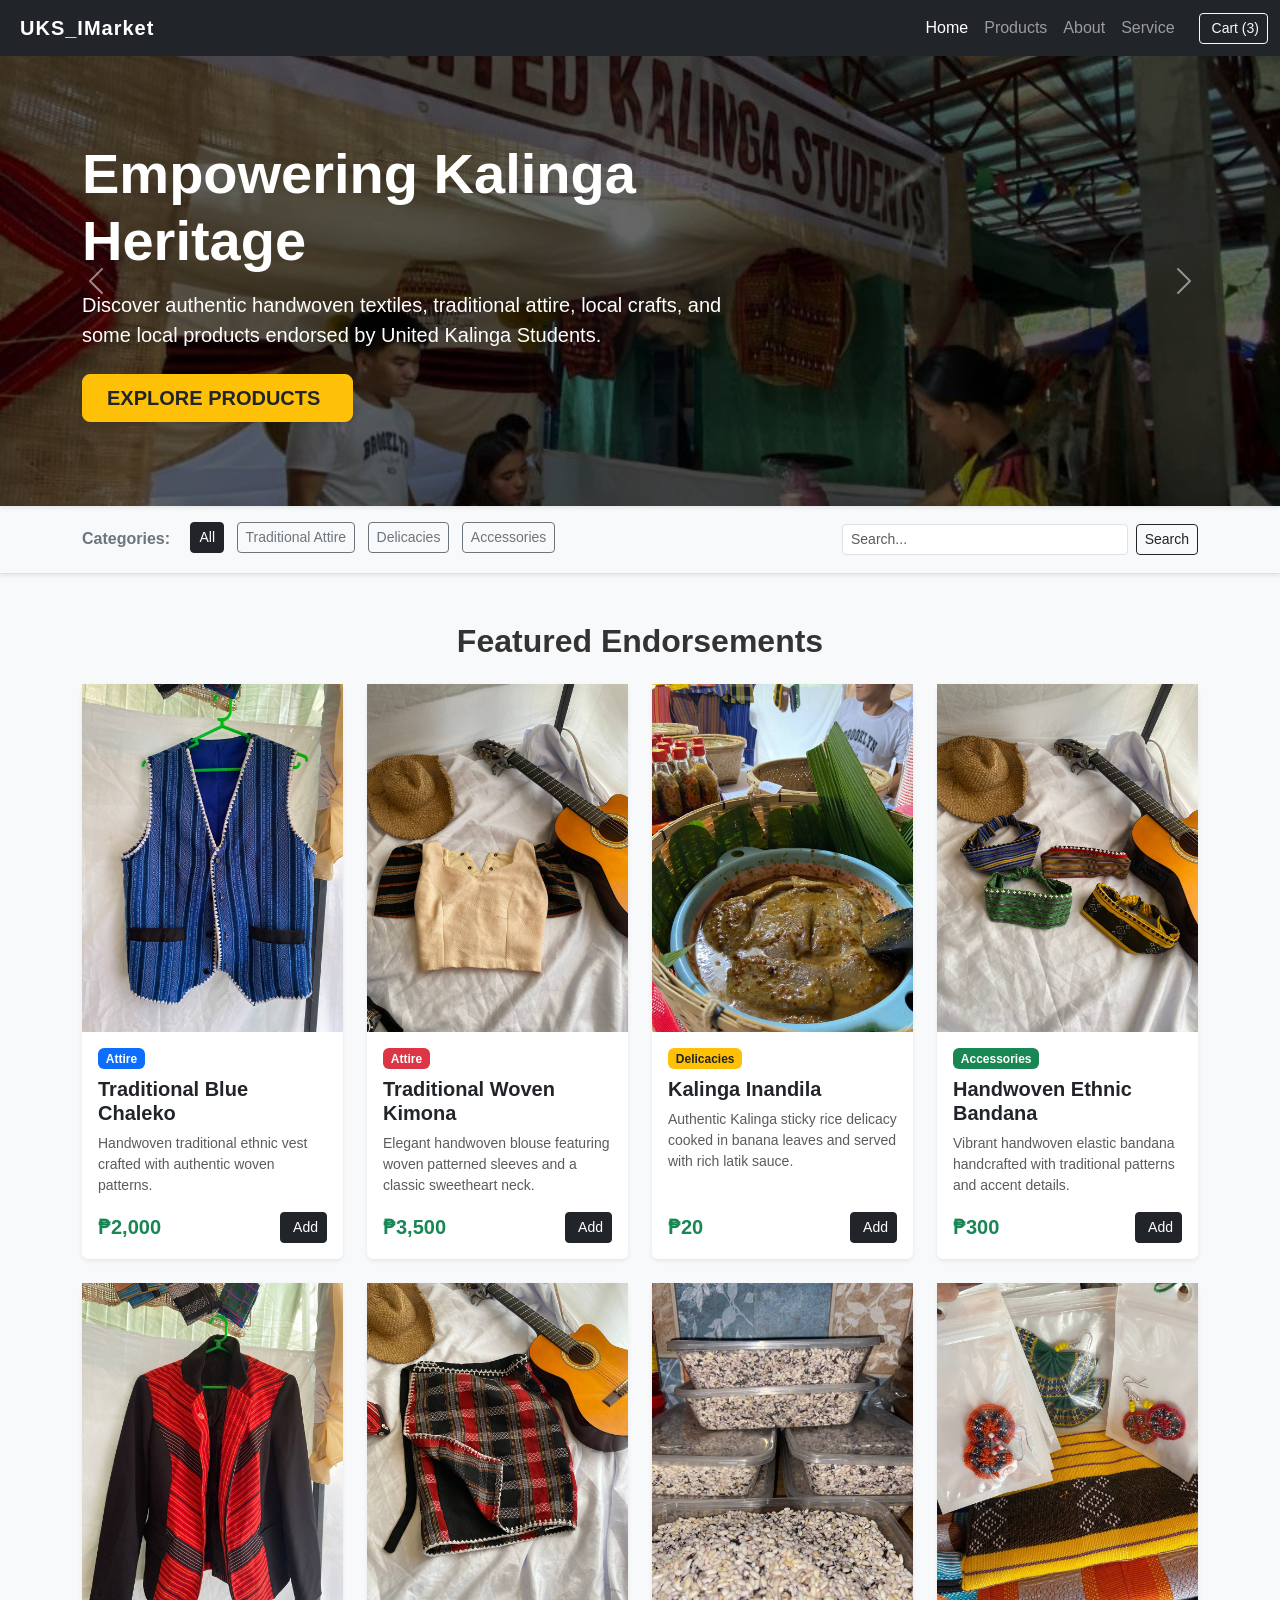
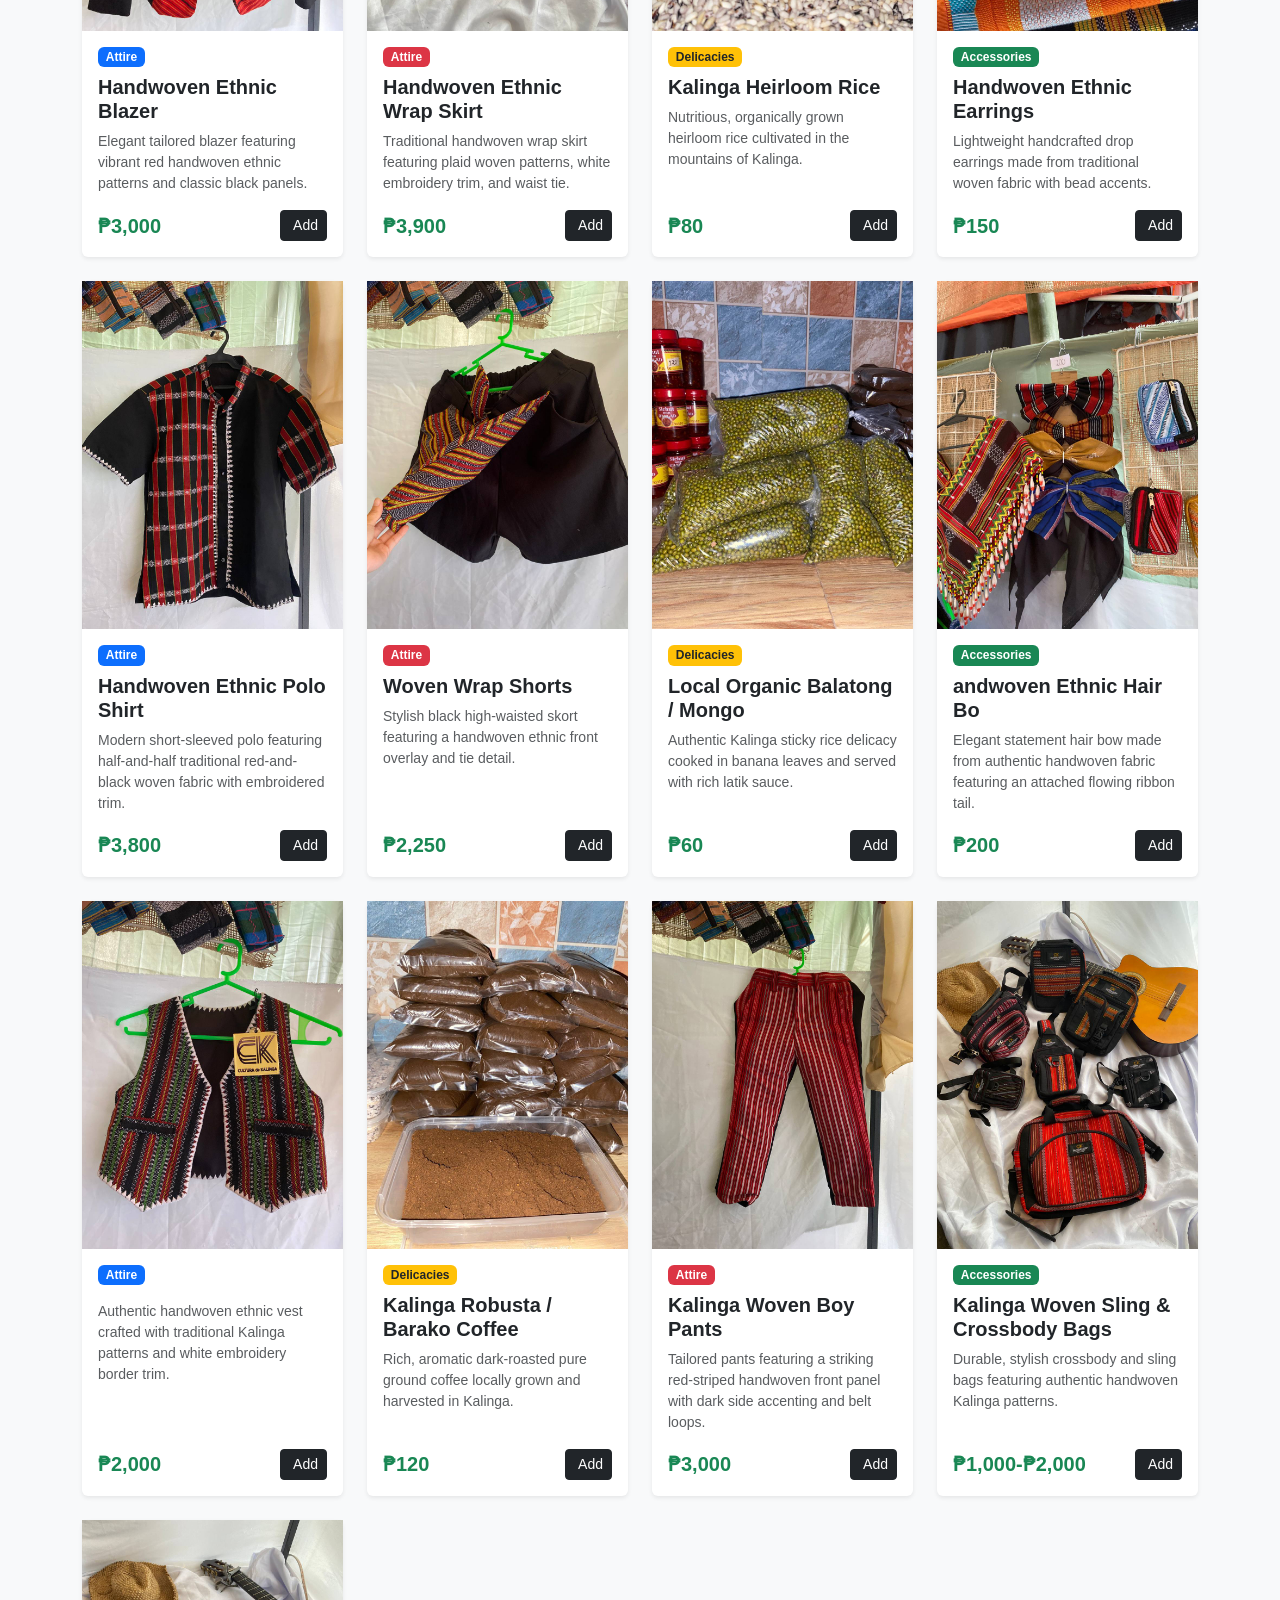
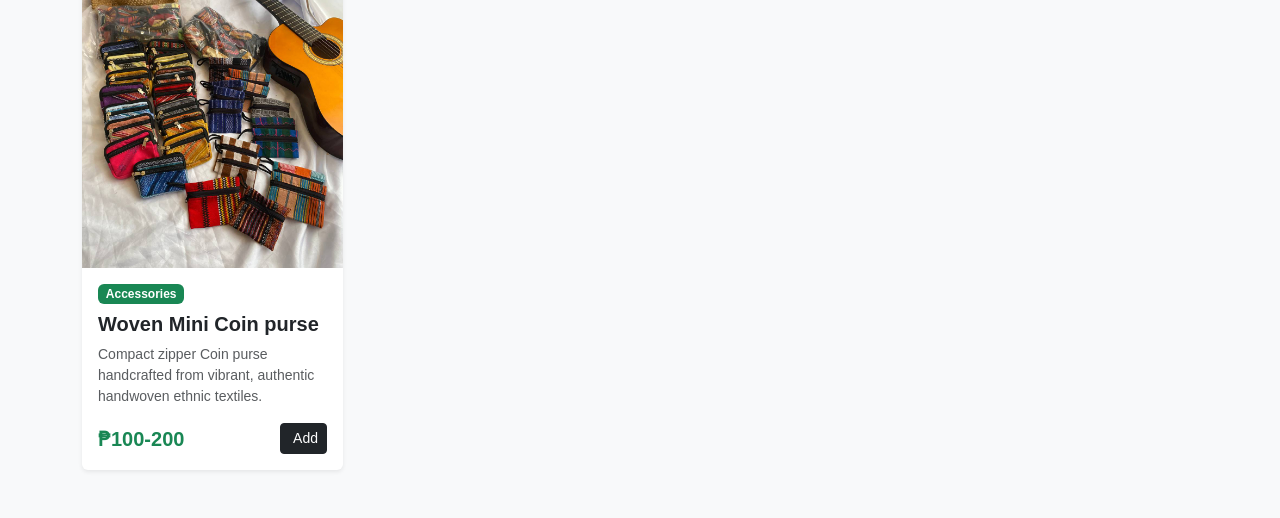
<file: index.html>
<!DOCTYPE html>
<html lang="en">
<head>
    <meta charset="UTF-8">
    <meta name="viewport" content="width=device-width, initial-scale=1.0">
    <title>UKS Indigenous Market</title>
    <link href="https://cdn.jsdelivr.net/npm/bootstrap@5.3.0-alpha3/dist/css/bootstrap.min.css" rel="stylesheet" integrity="sha384-KK94CHFLLe+nY2dmCWGMq91rCGa5gtU4mk92HdvYe+M/SXH301p5ILy+dN9+nJOZ" crossorigin="anonymous">    
    <link rel="stylesheet" href="css/style.css">
</head>
<body> 
    <nav class="navbar navbar-expand-lg navbar-dark bg-dark sticky-top">
        <div class="container-fluid">
            <a class="navbar-brand fw-bold" href="index.html"><i class="fa-solid fa-store me-2"></i>UKS_IMarket</a>
        <button class="navbar-toggler" type="button" data-bs-toggle="collapse" data-bs-target="#navbarSupportedContent" aria-controls="navbarSupportedContent" aria-expanded="false" aria-label="Toggle navigation">
            <span class="navbar-toggler-icon"></span>
        </button>
        <div class="collapse navbar-collapse justify-content-end" id="navbarNav">
                <ul class="navbar-nav align-items-center">
                <li class="nav-item">
                    <a class="nav-link active" aria-current="page" href="index.html">Home</a>
                </li>
                <li class="nav-item">
                    <a class="nav-link" href="products.html">Products</a>
                </li>
                <li class="nav-item">
                    <a class="nav-link" href="about.html">About</a>
                </li>
                <li class="nav-item">
                    <a class="nav-link" href="service.html">Service</a>
                </li>
                <li class="nav-item ms-lg-3">
                    <a href="cart.html" class="btn btn-outline-light btn-sm"><i class="fa-solid fa-cart-shopping me-1"></i> Cart (<span id="cartCount">3</span>)</a>
                </li>
            </ul>
        </div>
        </div>
    </nav>

    <header id="heroCarousel" class="carousel slide shadow-sm" data-bs-ride="carousel">
        <div class="carousel-inner">
            <div class="carousel-item active hero-slide-1">
                <div class="hero-overlay d-flex align-items-center">
                    <div class="container text-white py-5">
                        <div class="row">
                            <div class="col-lg-7">
                                <h1 class="display-4 fw-bold mb-3">Empowering Kalinga Heritage</h1>
                                <p class="lead mb-4">Discover authentic handwoven textiles, traditional attire, local crafts, and some local products endorsed by United Kalinga Students.</p>
                                <a href="products.html" class="btn btn-warning btn-lg text-dark fw-bold px-4 shadow-sm">EXPLORE PRODUCTS <i class="fa-solid fa-arrow-right ms-2"></i></a>
                            </div>
                        </div>
                    </div>
                </div>
            </div>
            <div class="carousel-item hero-slide-2">
                <div class="hero-overlay d-flex align-items-center">
                    <div class="container text-white py-5">
                        <div class="row">
                            <div class="col-lg-7">
                                <h1 class="display-4 fw-bold mb-3">Unity, Culture, and Leadership</h1>
                                <p class="lead mb-4">Support student initiatives and preserve Cordilleran craftsmanship through our official community market.</p>
                                <a href="cart.html" class="btn btn-warning btn-lg text-dark fw-bold px-4 shadow-sm">VIEW CART <i class="fa-solid fa-bag-shopping ms-2"></i></a>
                            </div>
                        </div>
                    </div>
                </div>
            </div>
        </div>
        <button class="carousel-control-prev" type="button" data-bs-target="#heroCarousel" data-bs-slide="prev">
            <span class="carousel-control-prev-icon"></span>
        </button>
        <button class="carousel-control-next" type="button" data-bs-target="#heroCarousel" data-bs-slide="next">
            <span class="carousel-control-next-icon"></span>
        </button>
    </header>

    <section class="bg-light py-3 border-bottom shadow-sm">
        <div class="container">
            <div class="row align-items-center">
                <div class="col-md-8 mb-2 mb-md-0" id="categoryButtons">
                    <span class="fw-bold text-secondary me-3">Categories:</span>
                    <button class="btn btn-dark btn-sm me-2 mb-1 cat-btn" onclick="filterProducts('All', this)">All</button>
                    <button class="btn btn-outline-secondary btn-sm me-2 mb-1 cat-btn" onclick="filterProducts('Attire', this)">Traditional Attire</button>
                    <button class="btn btn-outline-secondary btn-sm me-2 mb-1 cat-btn" onclick="filterProducts('Delicacies', this)">Delicacies</button>
                    <button class="btn btn-outline-secondary btn-sm mb-1 cat-btn" onclick="filterProducts('Accessories', this)">Accessories</button>
                </div>

                <div class="col-md-4">
                    <form class="d-flex" role="search" onsubmit="handleSearch(event)">
                        <input id="searchInput" class="form-control form-control-sm me-2" type="search" placeholder="Search..." aria-label="Search">
                        <button class="btn btn-outline-dark btn-sm" type="submit">Search</button>
                    </form>
                </div>
            </div>
        </div>
    </section>

    <main class="container my-5">
        <h2 class="text-center fw-bold mb-4">Featured Endorsements</h2>
        <div class="row g-4" id="productContainer">
            
            <div class="col-md-3 col-sm-6 product-item" data-category="Attire" data-name="traditional blue chaleko">
                <div class="card h-100 product-card shadow-sm border-0">
                    <img src="images/Chaleko1.jpg" alt="Kalinga Bags">
                    <div class="card-body d-flex flex-column">
                        <span class="badge bg-primary mb-2 align-self-start">Attire</span>
                        <h5 class="card-title fw-bold">Traditional Blue Chaleko</h5>
                        <p class="card-text text-muted small">Handwoven traditional ethnic vest crafted with authentic woven patterns.</p>
                        <div class="d-flex justify-content-between align-items-center mt-auto">
                            <span class="fw-bold text-success fs-5">₱2,000</span>
                            <button onclick="addToCart('Traditional Blue Chaleko')" class="btn btn-dark btn-sm"><i class="fa-solid fa-cart-plus me-1"></i> Add</button>
                        </div>
                    </div>
                </div>
            </div>

            <div class="col-md-3 col-sm-6 product-item" data-category="Attire" data-name="Traditional Woven Kimona">
                <div class="card h-100 product-card shadow-sm border-0">
                    <img src="images/Kimona1.jpg" alt="Traditional Woven Kimona">
                    <div class="card-body d-flex flex-column">
                        <span class="badge bg-danger mb-2 align-self-start">Attire</span>
                        <h5 class="card-title fw-bold">Traditional Woven Kimona</h5>
                        <p class="card-text text-muted small">Elegant handwoven blouse featuring woven patterned sleeves and a classic sweetheart neck.</p>
                        <div class="d-flex justify-content-between align-items-center mt-auto">
                            <span class="fw-bold text-success fs-5">₱3,500</span>
                            <button onclick="addToCart('UKS Unity T-Shirt')" class="btn btn-dark btn-sm"><i class="fa-solid fa-cart-plus me-1"></i> Add</button>
                        </div>
                    </div>
                </div>
            </div>

            <div class="col-md-3 col-sm-6 product-item" data-category="Delicacies" data-name="Inandila">
                <div class="card h-100 product-card shadow-sm border-0">
                    <img src="images/Inandila.jpg" alt="Inandila">
                    <div class="card-body d-flex flex-column">
                        <span class="badge bg-warning text-dark mb-2 align-self-start">Delicacies</span>
                        <h5 class="card-title fw-bold">Kalinga Inandila</h5>
                        <p class="card-text text-muted small">Authentic Kalinga sticky rice delicacy cooked in banana leaves and served with rich latik sauce.</p>
                        <div class="d-flex justify-content-between align-items-center mt-auto">
                            <span class="fw-bold text-success fs-5">₱20</span>
                            <button onclick="addToCart('Kalinga Inandila')" class="btn btn-dark btn-sm"><i class="fa-solid fa-cart-plus me-1"></i> Add</button>
                        </div>
                    </div>
                </div>
            </div>

            <div class="col-md-3 col-sm-6 product-item" data-category="Accessories" data-name="Handwoven Ethnic Bandana">
                <div class="card h-100 product-card shadow-sm border-0">
                    <img src="images/Bandana_Hair.jpg" alt="Bandana">
                    <div class="card-body d-flex flex-column">
                        <span class="badge bg-success mb-2 align-self-start">Accessories</span>
                        <h5 class="card-title fw-bold">Handwoven Ethnic Bandana</h5>
                        <p class="card-text text-muted small">Vibrant handwoven elastic bandana handcrafted with traditional patterns and accent details.</p>
                        <div class="d-flex justify-content-between align-items-center mt-auto">
                            <span class="fw-bold text-success fs-5">₱300</span>
                            <button onclick="addToCart('Handwoven Ethnic Bandana')" class="btn btn-dark btn-sm"><i class="fa-solid fa-cart-plus me-1"></i> Add</button>
                        </div>
                    </div>
                </div>
            </div>

            <div class="col-md-3 col-sm-6 product-item" data-category="Attire" data-name="Handwoven Ethnic Blazer">
                <div class="card h-100 product-card shadow-sm border-0">
                    <img src="images/Blazer.jpg" alt="Handwoven Ethnic Blazer">
                    <div class="card-body d-flex flex-column">
                        <span class="badge bg-primary mb-2 align-self-start">Attire</span>
                        <h5 class="card-title fw-bold">Handwoven Ethnic Blazer</h5>
                        <p class="card-text text-muted small">Elegant tailored blazer featuring vibrant red handwoven ethnic patterns and classic black panels.</p>
                        <div class="d-flex justify-content-between align-items-center mt-auto">
                            <span class="fw-bold text-success fs-5">₱3,000</span>
                            <button onclick="addToCart('Handwoven Ethnic Blazer')" class="btn btn-dark btn-sm"><i class="fa-solid fa-cart-plus me-1"></i> Add</button>
                        </div>
                    </div>
                </div>
            </div>

            <div class="col-md-3 col-sm-6 product-item" data-category="Attire" data-name="Handwoven Ethnic Wrap Skirt">
                <div class="card h-100 product-card shadow-sm border-0">
                    <img src="images/Skirt1.jpg" alt="Handwoven Ethnic Wrap Skirt">
                    <div class="card-body d-flex flex-column">
                        <span class="badge bg-danger mb-2 align-self-start">Attire</span>
                        <h5 class="card-title fw-bold">Handwoven Ethnic Wrap Skirt</h5>
                        <p class="card-text text-muted small">Traditional handwoven wrap skirt featuring plaid woven patterns, white embroidery trim, and waist tie.</p>
                        <div class="d-flex justify-content-between align-items-center mt-auto">
                            <span class="fw-bold text-success fs-5">₱3,900</span>
                            <button onclick="addToCart('Handwoven Ethnic Wrap Skirt')" class="btn btn-dark btn-sm"><i class="fa-solid fa-cart-plus me-1"></i> Add</button>
                        </div>
                    </div>
                </div>
            </div>

            <div class="col-md-3 col-sm-6 product-item" data-category="Delicacies" data-name="Kalinga Heirloom Rice">
                <div class="card h-100 product-card shadow-sm border-0">
                    <img src="images/Glutinous_Rice.jpg" alt="Kalinga Heirloom Rice">
                    <div class="card-body d-flex flex-column">
                        <span class="badge bg-warning text-dark mb-2 align-self-start">Delicacies</span>
                        <h5 class="card-title fw-bold">Kalinga Heirloom Rice</h5>
                        <p class="card-text text-muted small">Nutritious, organically grown heirloom rice cultivated in the mountains of Kalinga.</p>
                        <div class="d-flex justify-content-between align-items-center mt-auto">
                            <span class="fw-bold text-success fs-5">₱80</span>
                            <button onclick="addToCart('Kalinga Heirloom Rice')" class="btn btn-dark btn-sm"><i class="fa-solid fa-cart-plus me-1"></i> Add</button>
                        </div>
                    </div>
                </div>
            </div>

            <div class="col-md-3 col-sm-6 product-item" data-category="Accessories" data-name="Handwoven Ethnic Earrings">
                <div class="card h-100 product-card shadow-sm border-0">
                    <img src="images/Earing.jpg" alt="Handwoven Ethnic Earrings">
                    <div class="card-body d-flex flex-column">
                        <span class="badge bg-success mb-2 align-self-start">Accessories</span>
                        <h5 class="card-title fw-bold">Handwoven Ethnic Earrings</h5>
                        <p class="card-text text-muted small">Lightweight handcrafted drop earrings made from traditional woven fabric with bead accents.</p>
                        <div class="d-flex justify-content-between align-items-center mt-auto">
                            <span class="fw-bold text-success fs-5">₱150</span>
                            <button onclick="addToCart('Handwoven Ethnic Earrings')" class="btn btn-dark btn-sm"><i class="fa-solid fa-cart-plus me-1"></i> Add</button>
                        </div>
                    </div>
                </div>
            </div>

            <div class="col-md-3 col-sm-6 product-item" data-category="Attire" data-name="Handwoven Ethnic Polo Shirt">
                <div class="card h-100 product-card shadow-sm border-0">
                    <img src="images/Polo2.jpg" alt="Handwoven Ethnic Polo Shirt">
                    <div class="card-body d-flex flex-column">
                        <span class="badge bg-primary mb-2 align-self-start">Attire</span>
                        <h5 class="card-title fw-bold">Handwoven Ethnic Polo Shirt</h5>
                        <p class="card-text text-muted small">Modern short-sleeved polo featuring half-and-half traditional red-and-black woven fabric with embroidered trim.</p>
                        <div class="d-flex justify-content-between align-items-center mt-auto">
                            <span class="fw-bold text-success fs-5">₱3,800</span>
                            <button onclick="addToCart('Handwoven Ethnic Polo Shirt')" class="btn btn-dark btn-sm"><i class="fa-solid fa-cart-plus me-1"></i> Add</button>
                        </div>
                    </div>
                </div>
            </div>

            <div class="col-md-3 col-sm-6 product-item" data-category="Attire" data-name="Woven Wrap Shorts">
                <div class="card h-100 product-card shadow-sm border-0">
                    <img src="images/Girls_Shortpant.jpg" alt="Woven Wrap Shorts">
                    <div class="card-body d-flex flex-column">
                        <span class="badge bg-danger mb-2 align-self-start">Attire</span>
                        <h5 class="card-title fw-bold">Woven Wrap Shorts</h5>
                        <p class="card-text text-muted small">Stylish black high-waisted skort featuring a handwoven ethnic front overlay and tie detail.</p>
                        <div class="d-flex justify-content-between align-items-center mt-auto">
                            <span class="fw-bold text-success fs-5">₱2,250</span>
                            <button onclick="addToCart('Woven Wrap Shorts')" class="btn btn-dark btn-sm"><i class="fa-solid fa-cart-plus me-1"></i> Add</button>
                        </div>
                    </div>
                </div>
            </div>

            <div class="col-md-3 col-sm-6 product-item" data-category="Delicacies" data-name="Local Organic Balatong / Mongo">
                <div class="card h-100 product-card shadow-sm border-0">
                    <img src="images/Monggo.jpg" alt="Local Organic Balatong / Mongo">
                    <div class="card-body d-flex flex-column">
                        <span class="badge bg-warning text-dark mb-2 align-self-start">Delicacies</span>
                        <h5 class="card-title fw-bold">Local Organic Balatong / Mongo</h5>
                        <p class="card-text text-muted small">Authentic Kalinga sticky rice delicacy cooked in banana leaves and served with rich latik sauce.</p>
                        <div class="d-flex justify-content-between align-items-center mt-auto">
                            <span class="fw-bold text-success fs-5">₱60</span>
                            <button onclick="addToCart('Local Organic Balatong / Mongo')" class="btn btn-dark btn-sm"><i class="fa-solid fa-cart-plus me-1"></i> Add</button>
                        </div>
                    </div>
                </div>
            </div>

            <div class="col-md-3 col-sm-6 product-item" data-category="Accessories" data-name="andwoven Ethnic Hair Bo">
                <div class="card h-100 product-card shadow-sm border-0">
                    <img src="images/Hairclip.jpg" alt="andwoven Ethnic Hair Bo">
                    <div class="card-body d-flex flex-column">
                        <span class="badge bg-success mb-2 align-self-start">Accessories</span>
                        <h5 class="card-title fw-bold">andwoven Ethnic Hair Bo</h5>
                        <p class="card-text text-muted small">Elegant statement hair bow made from authentic handwoven fabric featuring an attached flowing ribbon tail.</p>
                        <div class="d-flex justify-content-between align-items-center mt-auto">
                            <span class="fw-bold text-success fs-5">₱200</span>
                            <button onclick="addToCart('andwoven Ethnic Hair Bo')" class="btn btn-dark btn-sm"><i class="fa-solid fa-cart-plus me-1"></i> Add</button>
                        </div>
                    </div>
                </div>
            </div>

            <div class="col-md-3 col-sm-6 product-item" data-category="Attire" data-name="Cultura de Kalinga Chaleko">
                <div class="card h-100 product-card shadow-sm border-0">
                    <img src="images/chaleko5.jpg" alt="Cultura de Kalinga Chaleko">
                    <div class="card-body d-flex flex-column">
                        <span class="badge bg-primary mb-2 align-self-start">Attire</span>
                        <h5 class="card-title fw-bold"></h5>
                        <p class="card-text text-muted small">Authentic handwoven ethnic vest crafted with traditional Kalinga patterns and white embroidery border trim.</p>
                        <div class="d-flex justify-content-between align-items-center mt-auto">
                            <span class="fw-bold text-success fs-5">₱2,000</span>
                            <button onclick="addToCart('Cultura de Kalinga Chaleko')" class="btn btn-dark btn-sm"><i class="fa-solid fa-cart-plus me-1"></i> Add</button>
                        </div>
                    </div>
                </div>
            </div>

            <div class="col-md-3 col-sm-6 product-item" data-category="Delicacies" data-name="Kalinga Robusta / Barako Coffee">
                <div class="card h-100 product-card shadow-sm border-0">
                    <img src="images/Barako.jpg" alt="Kalinga Robusta / Barako Coffee">
                    <div class="card-body d-flex flex-column">
                        <span class="badge bg-warning text-dark mb-2 align-self-start">Delicacies</span>
                        <h5 class="card-title fw-bold">Kalinga Robusta / Barako Coffee</h5>
                        <p class="card-text text-muted small">Rich, aromatic dark-roasted pure ground coffee locally grown and harvested in Kalinga.</p>
                        <div class="d-flex justify-content-between align-items-center mt-auto">
                            <span class="fw-bold text-success fs-5">₱120</span>
                            <button onclick="addToCart('Kalinga Robusta / Barako Coffee')" class="btn btn-dark btn-sm"><i class="fa-solid fa-cart-plus me-1"></i> Add</button>
                        </div>
                    </div>
                </div>
            </div>

            <div class="col-md-3 col-sm-6 product-item" data-category="Attire" data-name="Kalinga Woven Boy Pants">
                <div class="card h-100 product-card shadow-sm border-0">
                    <img src="images/Boy_Pant.jpg" alt="Kalinga Woven Boy Pants">
                    <div class="card-body d-flex flex-column">
                        <span class="badge bg-danger mb-2 align-self-start">Attire</span>
                        <h5 class="card-title fw-bold">Kalinga Woven Boy Pants</h5>
                        <p class="card-text text-muted small">Tailored pants featuring a striking red-striped handwoven front panel with dark side accenting and belt loops.</p>
                        <div class="d-flex justify-content-between align-items-center mt-auto">
                            <span class="fw-bold text-success fs-5">₱3,000</span>
                            <button onclick="addToCart('Kalinga Woven Boy Pants')" class="btn btn-dark btn-sm"><i class="fa-solid fa-cart-plus me-1"></i> Add</button>
                        </div>
                    </div>
                </div>
            </div>

            <div class="col-md-3 col-sm-6 product-item" data-category="Accessories" data-name="Kalinga Woven Sling & Crossbody Bags">
                <div class="card h-100 product-card shadow-sm border-0">
                    <img src="images/Bags.jpg" alt="Kalinga Woven Sling & Crossbody Bags">
                    <div class="card-body d-flex flex-column">
                        <span class="badge bg-success mb-2 align-self-start">Accessories</span>
                        <h5 class="card-title fw-bold">Kalinga Woven Sling & Crossbody Bags</h5>
                        <p class="card-text text-muted small">Durable, stylish crossbody and sling bags featuring authentic handwoven Kalinga patterns.</p>
                        <div class="d-flex justify-content-between align-items-center mt-auto">
                            <span class="fw-bold text-success fs-5">₱1,000-₱2,000</span>
                            <button onclick="addToCart('Kalinga Woven Sling & Crossbody Bags')" class="btn btn-dark btn-sm"><i class="fa-solid fa-cart-plus me-1"></i> Add</button>
                        </div>
                    </div>
                </div>
            </div>

            <div class="col-md-3 col-sm-6 product-item" data-category="Accessories" data-name="Woven Mini Coin purse">
                <div class="card h-100 product-card shadow-sm border-0">
                    <img src="images/coins_purses.jpg" alt="Woven Mini Coin purse">
                    <div class="card-body d-flex flex-column">
                        <span class="badge bg-success mb-2 align-self-start">Accessories</span>
                        <h5 class="card-title fw-bold">Woven Mini Coin purse</h5>
                        <p class="card-text text-muted small">Compact zipper Coin purse handcrafted from vibrant, authentic handwoven ethnic textiles.</p>
                        <div class="d-flex justify-content-between align-items-center mt-auto">
                            <span class="fw-bold text-success fs-5">₱100-200</span>
                            <button onclick="addToCart('Woven Mini Coin purse')" class="btn btn-dark btn-sm"><i class="fa-solid fa-cart-plus me-1"></i> Add</button>
                        </div>
                    </div>
                </div>
            </div>

        </div>
    </main>

    <script src="https://cdn.jsdelivr.net/npm/bootstrap@5.3.0-alpha3/dist/js/bootstrap.bundle.min.js" integrity="sha384-ENjdO4Dr2bkBIFxQpeoTz1HIcje39Wm4jDKdf19U8gI4ddQ3GYNS7NTKfAdVQSZe" crossorigin="anonymous"></script>
</body>
</html>
</file>
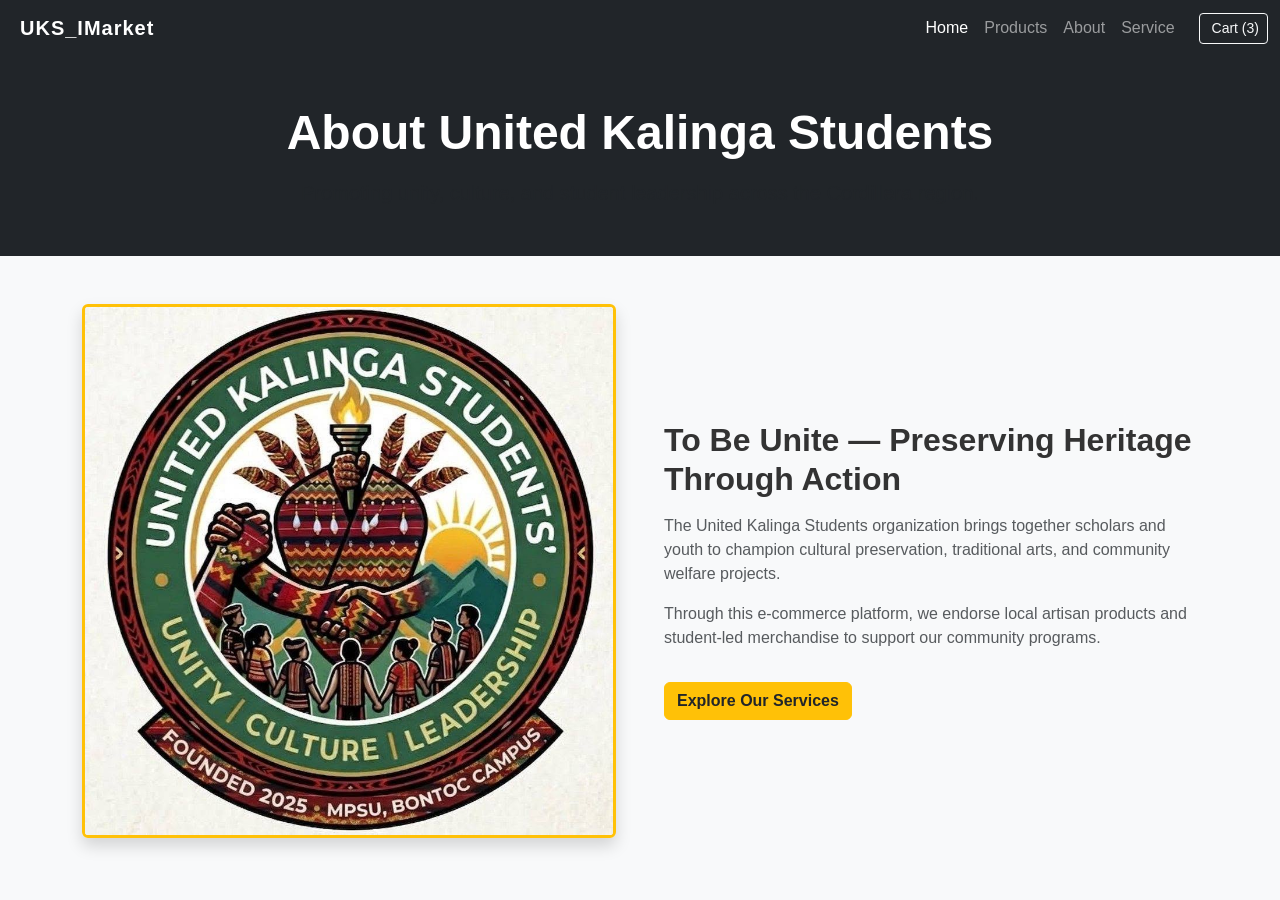
<file: about.html>
<!DOCTYPE html>
<html lang="en">
<head>
    <meta charset="UTF-8">
    <meta name="viewport" content="width=device-width, initial-scale=1.0">
    <title>UKS_IMarket - About</title>
    <link href="https://cdn.jsdelivr.net/npm/bootstrap@5.3.0/dist/css/bootstrap.min.css" rel="stylesheet">
    <link rel="stylesheet" href="css/style.css">
</head>
<body>
   <nav class="navbar navbar-expand-lg navbar-dark bg-dark sticky-top">
        <div class="container-fluid">
            <a class="navbar-brand fw-bold" href="index.html"><i class="fa-solid fa-store me-2"></i>UKS_IMarket</a>
        <button class="navbar-toggler" type="button" data-bs-toggle="collapse" data-bs-target="#navbarSupportedContent" aria-controls="navbarSupportedContent" aria-expanded="false" aria-label="Toggle navigation">
            <span class="navbar-toggler-icon"></span>
        </button>
        <div class="collapse navbar-collapse justify-content-end" id="navbarNav">
                <ul class="navbar-nav align-items-center">  
                <li class="nav-item">
                    <a class="nav-link active" aria-current="page" href="index.html">Home</a>
                </li>
                <li class="nav-item">
                    <a class="nav-link" href="products.html">Products</a>
                </li>
                <li class="nav-item">
                    <a class="nav-link" href="about.html">About</a>
                </li>
                <li class="nav-item">
                    <a class="nav-link" href="service.html">Service</a>
                </li>
                <li class="nav-item ms-lg-3">
                    <a href="cart.html" class="btn btn-outline-light btn-sm"><i class="fa-solid fa-cart-shopping me-1"></i> Cart (<span id="cartCount">3</span>)</a>
                </li>
            </ul>
        </div>
        </div>
    </nav>

    <header class="bg-dark text-white text-center py-5">
        <div class="container">
            <h1 class="display-5 fw-bold mb-3">About United Kalinga Students</h1>
            <p class="lead text-muted mb-0">Promoting unity, culture, and student leadership across the Cordillera region.</p>
        </div>
    </header>

    <main class="container my-5">
        <div class="row align-items-center g-5">
            <div class="col-lg-6">
                <img src="images/LOGO.jpg" class="img-fluid rounded shadow border border-3 border-warning" alt="United Kalinga Students Group">
            </div>
            <div class="col-lg-6">
                <h2 class="fw-bold mb-3">To Be Unite — Preserving Heritage Through Action</h2>
                <p class="text-muted">The United Kalinga Students organization brings together scholars and youth to champion cultural preservation, traditional arts, and community welfare projects.</p>
                <p class="text-muted">Through this e-commerce platform, we endorse local artisan products and student-led merchandise to support our community programs.</p>
                <a href="service.html" class="btn btn-warning text-dark fw-bold mt-3">Explore Our Services</a>
            </div>
        </div>
    </main>

    <script src="https://cdn.jsdelivr.net/npm/bootstrap@5.3.0/dist/js/bootstrap.bundle.min.js"></script>
</body>
</html>
</file>
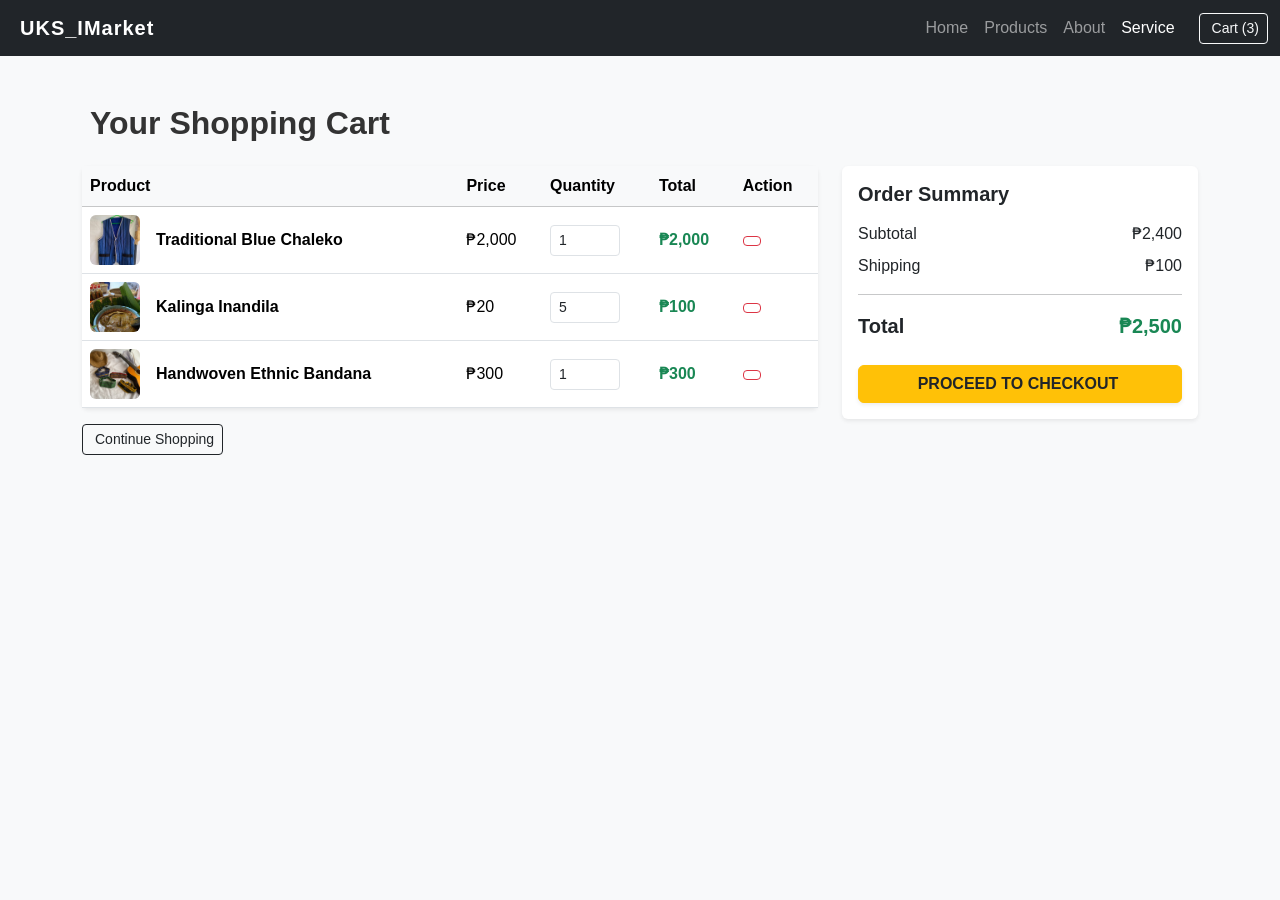
<file: cart.html>
<!DOCTYPE html>
<html lang="en">
<head>
    <meta charset="UTF-8">
    <meta name="viewport" content="width=device-width, initial-scale=1.0">
    <title>Cart - UKS Indigenous Market</title>
    <link href="https://cdn.jsdelivr.net/npm/bootstrap@5.3.0-alpha3/dist/css/bootstrap.min.css" rel="stylesheet" integrity="sha384-KK94CHFLLe+nY2dmCWGMq91rCGa5gtU4mk92HdvYe+M/SXH301p5ILy+dN9+nJOZ" crossorigin="anonymous">
    <link rel="stylesheet" href="css/style.css">
</head>
<body> 

    <nav class="navbar navbar-expand-lg navbar-dark bg-dark sticky-top">
        <div class="container-fluid">
            <a class="navbar-brand fw-bold" href="index.html"><i class="fa-solid fa-store me-2"></i>UKS_IMarket</a>
            <button class="navbar-toggler" type="button" data-bs-toggle="collapse" data-bs-target="#navbarNav" aria-controls="navbarNav" aria-expanded="false" aria-label="Toggle navigation">
                <span class="navbar-toggler-icon"></span>
            </button>
            <div class="collapse navbar-collapse justify-content-end" id="navbarNav">
                <ul class="navbar-nav align-items-center">
                    <li class="nav-item">
                        <a class="nav-link" href="index.html">Home</a>
                    </li>
                    <li class="nav-item">
                        <a class="nav-link" href="products.html">Products</a>
                    </li>
                    <li class="nav-item">
                        <a class="nav-link" href="about.html">About</a>
                    </li>
                    <li class="nav-item">
                        <a class="nav-link active" aria-current="page" href="service.html">Service</a>
                    </li>
                    <li class="nav-item ms-lg-3">
                        <a href="cart.html" class="btn btn-outline-light btn-sm"><i class="fa-solid fa-cart-shopping me-1"></i> Cart (<span id="cartCount">3</span>)</a>
                    </li>
                </ul>
            </div>
        </div>
    </nav>

    <main class="container my-5">
        <h2 class="fw-bold mb-4"><i class="fa-solid fa-cart-shopping me-2"></i>Your Shopping Cart</h2>

        <div class="row g-4">
            <div class="col-lg-8">
                <div class="card shadow-sm border-0">
                    <div class="card-body p-0">
                        <div class="table-responsive">
                            <table class="table align-middle mb-0">
                                <thead class="table-light">
                                    <tr>
                                        <th>Product</th>
                                        <th>Price</th>
                                        <th>Quantity</th>
                                        <th>Total</th>
                                        <th>Action</th>
                                    </tr>
                                </thead>
                                <tbody>
                                    <tr>
                                        <td>
                                            <div class="d-flex align-items-center">
                                                <img src="images/Chaleko1.jpg" alt="Traditional Blue Chaleko" style="width: 50px; height: 50px; object-fit: cover;" class="rounded me-3">
                                                <span class="fw-bold">Traditional Blue Chaleko</span>
                                            </div>
                                        </td>
                                        <td>₱2,000</td>
                                        <td>
                                            <input type="number" class="form-control form-control-sm" value="1" min="1" style="width: 70px;">
                                        </td>
                                        <td class="fw-bold text-success">₱2,000</td>
                                        <td>
                                            <button class="btn btn-outline-danger btn-sm"><i class="fa-solid fa-trash"></i></button>
                                        </td>
                                    </tr>
                                    <tr>
                                        <td>
                                            <div class="d-flex align-items-center">
                                                <img src="images/Inandila.jpg" alt="Kalinga Inandila" style="width: 50px; height: 50px; object-fit: cover;" class="rounded me-3">
                                                <span class="fw-bold">Kalinga Inandila</span>
                                            </div>
                                        </td>
                                        <td>₱20</td>
                                        <td>
                                            <input type="number" class="form-control form-control-sm" value="5" min="1" style="width: 70px;">
                                        </td>
                                        <td class="fw-bold text-success">₱100</td>
                                        <td>
                                            <button class="btn btn-outline-danger btn-sm"><i class="fa-solid fa-trash"></i></button>
                                        </td>
                                    </tr>
                                    <tr>
                                        <td>
                                            <div class="d-flex align-items-center">
                                                <img src="images/Bandana_Hair.jpg" alt="Handwoven Ethnic Bandana" style="width: 50px; height: 50px; object-fit: cover;" class="rounded me-3">
                                                <span class="fw-bold">Handwoven Ethnic Bandana</span>
                                            </div>
                                        </td>
                                        <td>₱300</td>
                                        <td>
                                            <input type="number" class="form-control form-control-sm" value="1" min="1" style="width: 70px;">
                                        </td>
                                        <td class="fw-bold text-success">₱300</td>
                                        <td>
                                            <button class="btn btn-outline-danger btn-sm"><i class="fa-solid fa-trash"></i></button>
                                        </td>
                                    </tr>
                                </tbody>
                            </table>
                        </div>
                    </div>
                </div>
                <div class="mt-3">
                    <a href="products.html" class="btn btn-outline-dark btn-sm"><i class="fa-solid fa-arrow-left me-1"></i> Continue Shopping</a>
                </div>
            </div>

            <div class="col-lg-4">
                <div class="card shadow-sm border-0">
                    <div class="card-body">
                        <h5 class="card-title fw-bold mb-3">Order Summary</h5>
                        <div class="d-flex justify-content-between mb-2">
                            <span>Subtotal</span>
                            <span>₱2,400</span>
                        </div>
                        <div class="d-flex justify-content-between mb-3">
                            <span>Shipping</span>
                            <span>₱100</span>
                        </div>
                        <hr>
                        <div class="d-flex justify-content-between mb-4">
                            <strong class="fs-5">Total</strong>
                            <strong class="fs-5 text-success">₱2,500</strong>
                        </div>
                        <button class="btn btn-warning w-100 fw-bold text-dark shadow-sm">PROCEED TO CHECKOUT <i class="fa-solid fa-arrow-right ms-1"></i></button>
                    </div>
                </div>
            </div>
        </div>
    </main>

    <script src="https://cdn.jsdelivr.net/npm/bootstrap@5.3.0-alpha3/dist/js/bootstrap.bundle.min.js" integrity="sha384-ENjdO4Dr2bkBIFxQpeoTz1HIcje39Wm4jDKdf19U8gI4ddQ3GYNS7NTKfAdVQSZe" crossorigin="anonymous"></script>
</body>
</html>
</file>
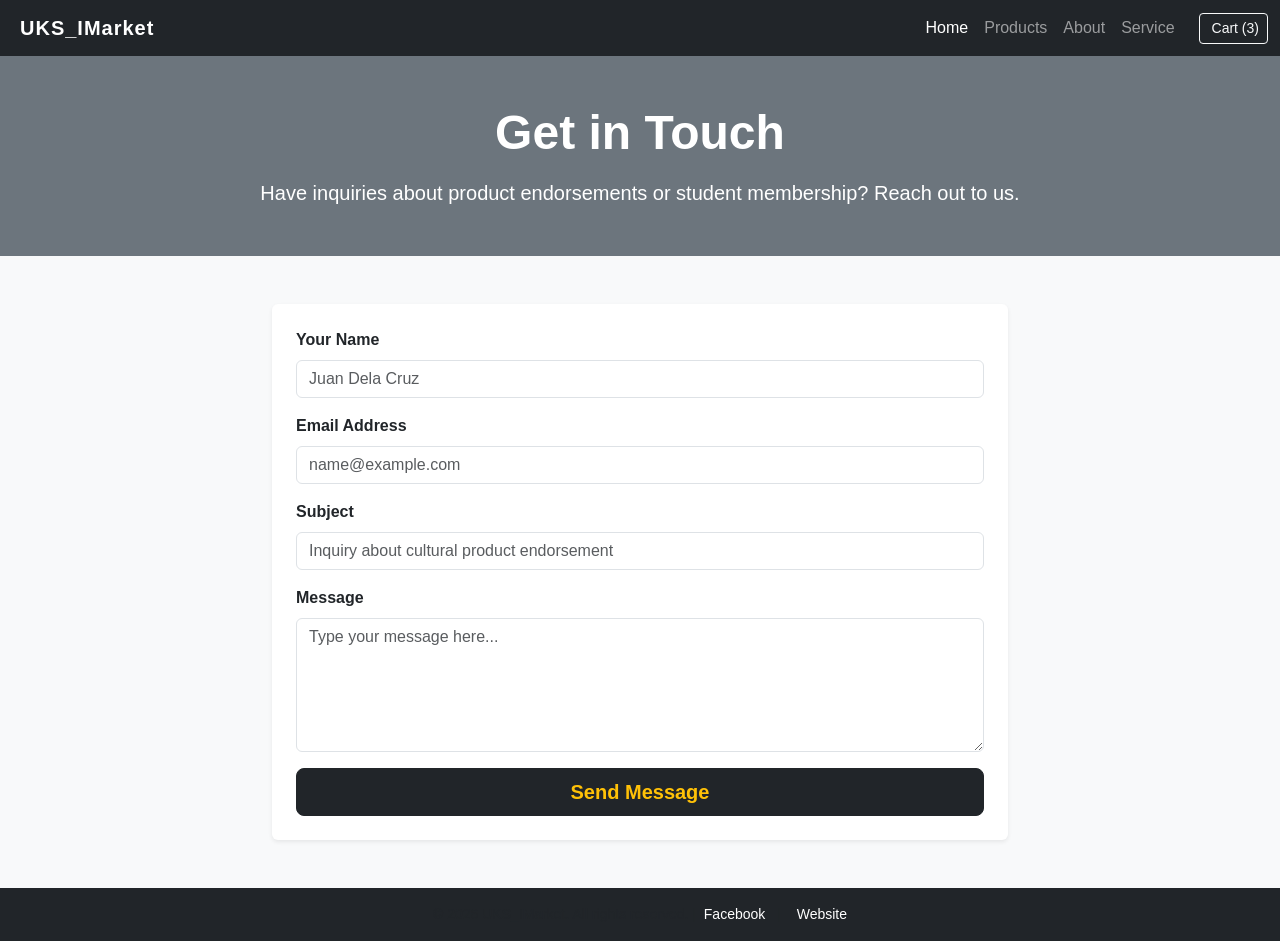
<file: contact.html>
<!DOCTYPE html>
<html lang="en">
<head>
    <meta charset="UTF-8">
    <meta name="viewport" content="width=device-width, initial-scale=1.0">
    <title>UKS_IMarket - Contact Us</title>
    <link href="https://cdn.jsdelivr.net/npm/bootstrap@5.3.0/dist/css/bootstrap.min.css" rel="stylesheet">
    <link rel="stylesheet" href="css/style.css">
</head> 
<body>
   <nav class="navbar navbar-expand-lg navbar-dark bg-dark sticky-top">
        <div class="container-fluid">
            <a class="navbar-brand fw-bold" href="index.html"><i class="fa-solid fa-store me-2"></i>UKS_IMarket</a>
        <button class="navbar-toggler" type="button" data-bs-toggle="collapse" data-bs-target="#navbarSupportedContent" aria-controls="navbarSupportedContent" aria-expanded="false" aria-label="Toggle navigation">
            <span class="navbar-toggler-icon"></span>
        </button>
        <div class="collapse navbar-collapse justify-content-end" id="navbarNav">
                <ul class="navbar-nav align-items-center">
                <li class="nav-item">
                    <a class="nav-link active" aria-current="page" href="index.html">Home</a>
                </li>
                <li class="nav-item">
                    <a class="nav-link" href="products.html">Products</a>
                </li>
                <li class="nav-item">
                    <a class="nav-link" href="about.html">About</a>
                </li>
                <li class="nav-item">
                    <a class="nav-link" href="service.html">Service</a>
                </li>
                <li class="nav-item ms-lg-3">
                    <a href="cart.html" class="btn btn-outline-light btn-sm"><i class="fa-solid fa-cart-shopping me-1"></i> Cart (<span id="cartCount">3</span>)</a>
                </li>
            </ul>
        </div>
        </div>
    </nav>

    <header class="bg-secondary text-white text-center py-5">
        <div class="container">
            <h1 class="display-5 fw-bold mb-3">Get in Touch</h1>
            <p class="lead mb-0">Have inquiries about product endorsements or student membership? Reach out to us.</p>
        </div>
    </header>

    <main class="container my-5">
        <div class="row justify-content-center">
            <div class="col-lg-8">
                <div class="card shadow-sm border-0 p-4">
                    <form>
                        <div class="mb-3">
                            <label class="form-label fw-bold">Your Name</label>
                            <input type="text" class="form-control" placeholder="Juan Dela Cruz" required>
                        </div>
                        <div class="mb-3">
                            <label class="form-label fw-bold">Email Address</label>
                            <input type="email" class="form-control" placeholder="name@example.com" required>
                        </div>
                        <div class="mb-3">
                            <label class="form-label fw-bold">Subject</label>
                            <input type="text" class="form-control" placeholder="Inquiry about cultural product endorsement" required>
                        </div>
                        <div class="mb-3">
                            <label class="form-label fw-bold">Message</label>
                            <textarea class="form-control" rows="5" placeholder="Type your message here..." required></textarea>
                        </div>
                        <button type="submit" class="btn btn-dark btn-lg w-100 fw-bold text-warning">Send Message</button>
                    </form>
                </div>
            </div>
        </div>
    </main>

    <footer class="bg-dark text-white text-center py-3 mt-5">
    <div class="container text-muted small">
        &copy; 2026 UKS_IMarket. All rights reserved. | 
        <a href="https://www.facebook.com/share/18uWyRtwW1/" target="_blank" class="text-white text-decoration-none me-2"><i class="fa-brands fa-facebook me-1"></i>Facebook</a> | 
        <a href="index.html" class="text-white text-decoration-none ms-2"><i class="fa-solid fa-globe me-1"></i>Website</a>
    </div>
    </footer>

    <script src="https://cdn.jsdelivr.net/npm/bootstrap@5.3.0/dist/js/bootstrap.bundle.min.js"></script>
</body>
</html>
</file>
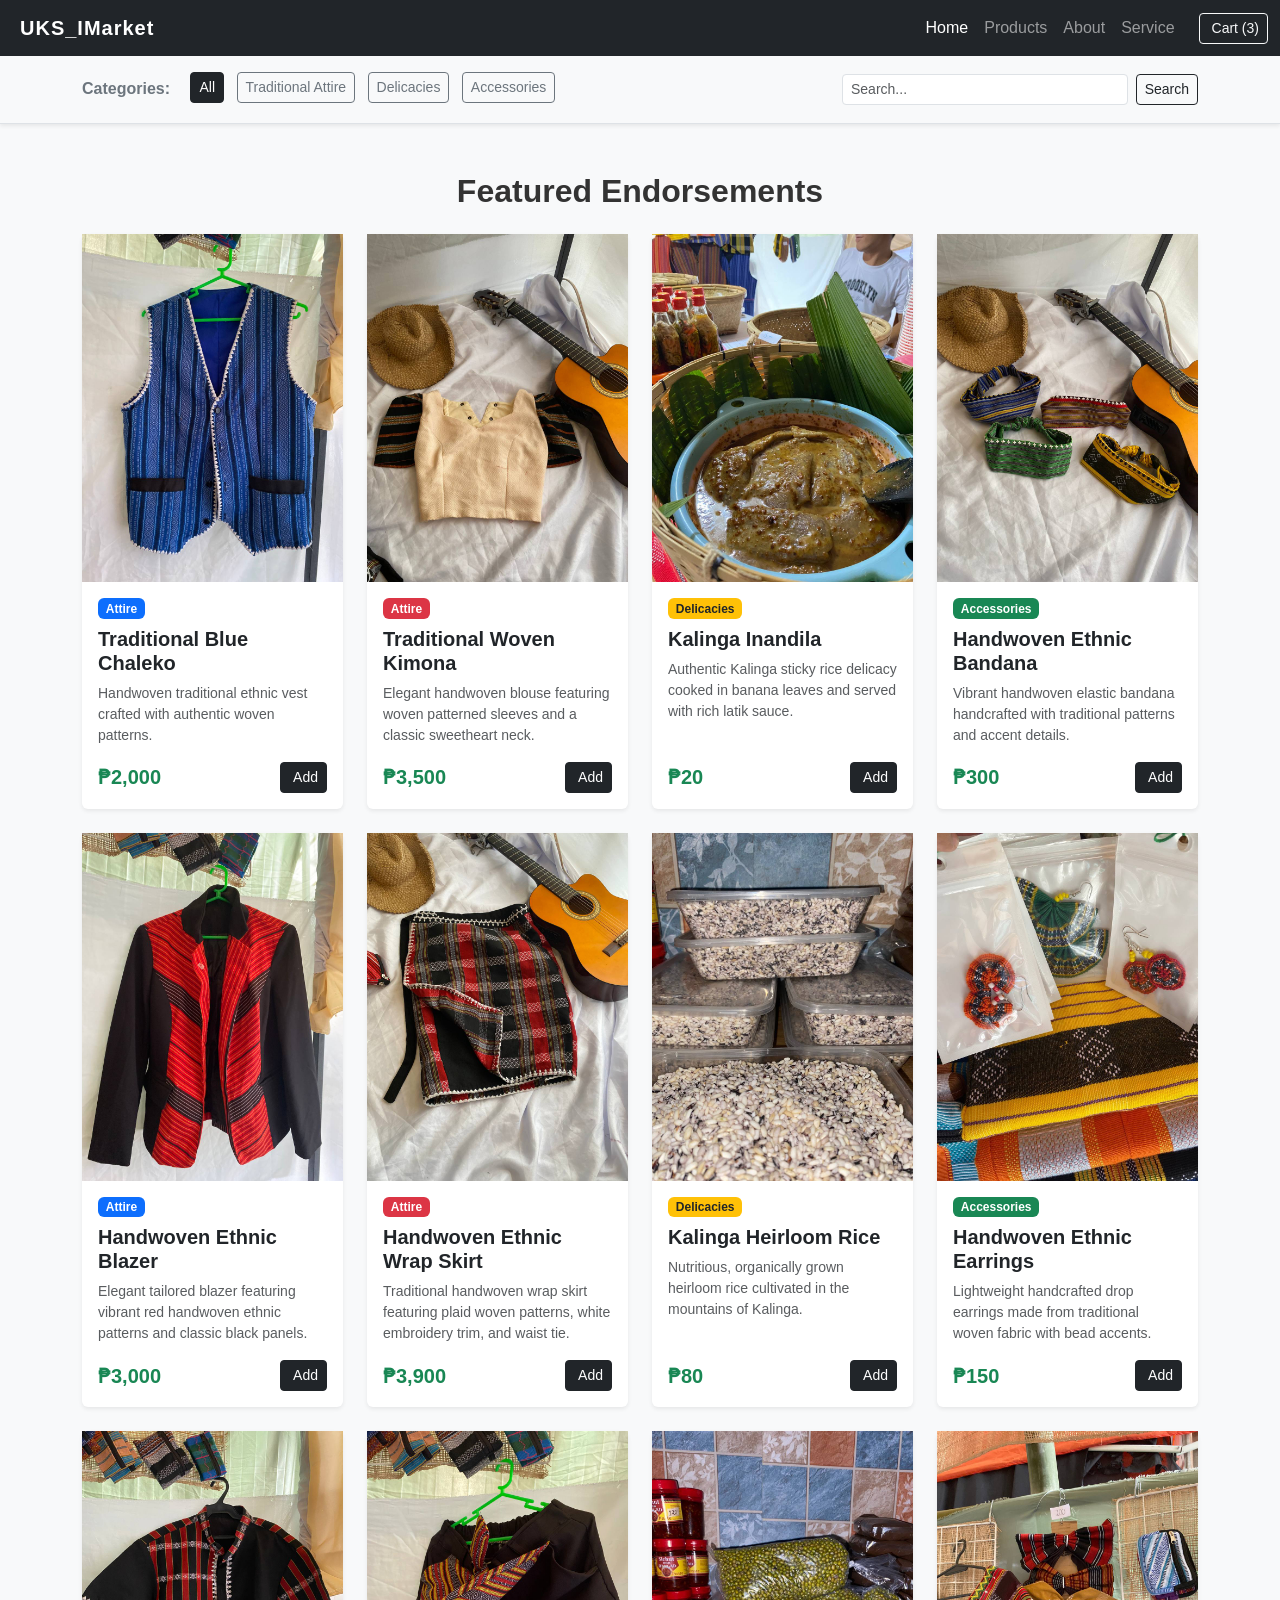
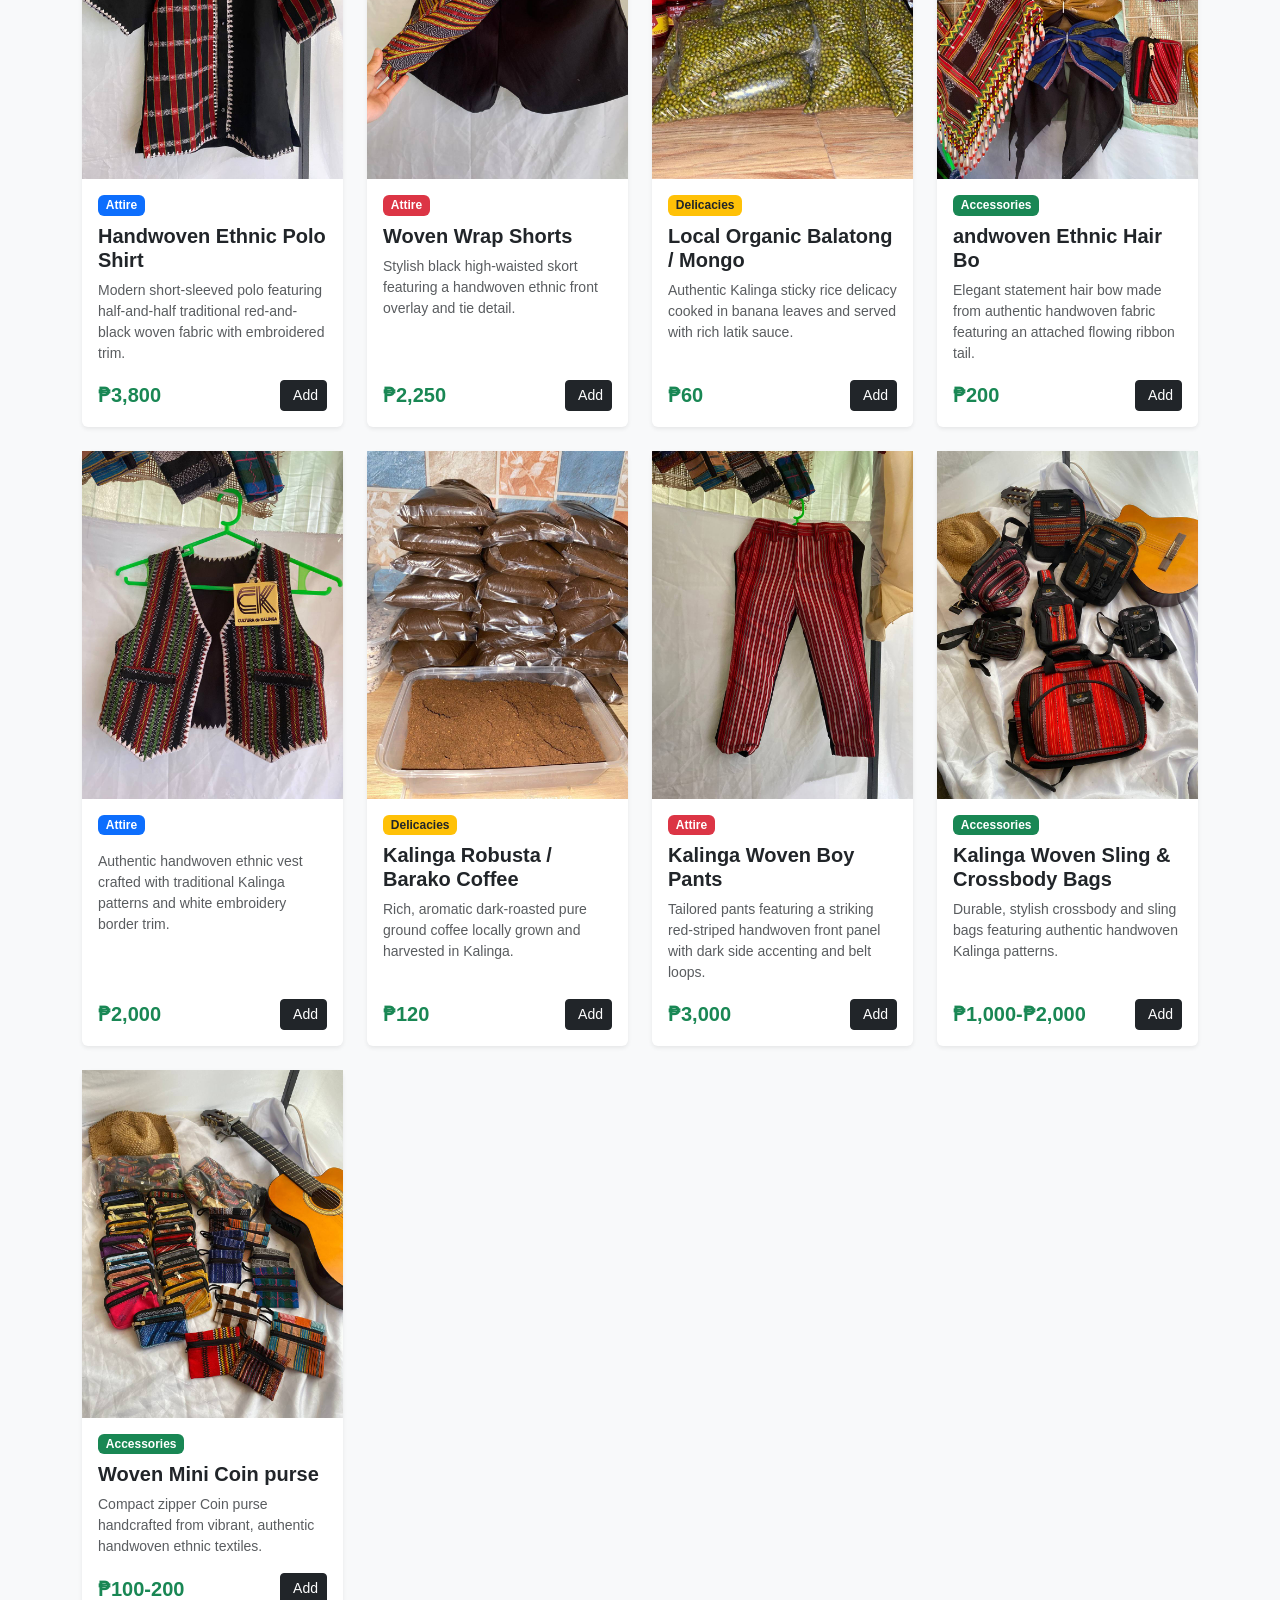
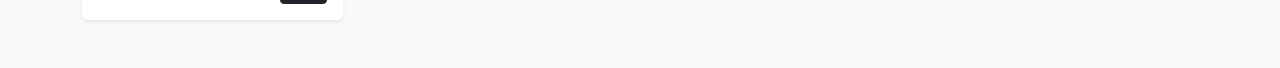
<file: products.html>
<!DOCTYPE html>
<html lang="en">
<head>
    <meta charset="UTF-8">
    <meta name="viewport" content="width=device-width, initial-scale=1.0">
    <title>UKS_IMarket - Products & Checkout</title>
    <link href="https://cdn.jsdelivr.net/npm/bootstrap@5.3.0/dist/css/bootstrap.min.css" rel="stylesheet">
    <link rel="stylesheet" href="css/style.css">
</head> 
<body>
   <nav class="navbar navbar-expand-lg navbar-dark bg-dark sticky-top">
        <div class="container-fluid">
            <a class="navbar-brand fw-bold" href="index.html"><i class="fa-solid fa-store me-2"></i>UKS_IMarket</a>
        <button class="navbar-toggler" type="button" data-bs-toggle="collapse" data-bs-target="#navbarSupportedContent" aria-controls="navbarSupportedContent" aria-expanded="false" aria-label="Toggle navigation">
            <span class="navbar-toggler-icon"></span>
        </button>
        <div class="collapse navbar-collapse justify-content-end" id="navbarNav">
                <ul class="navbar-nav align-items-center">
                <li class="nav-item">
                    <a class="nav-link active" aria-current="page" href="index.html">Home</a>
                </li>
                <li class="nav-item">
                    <a class="nav-link" href="products.html">Products</a>
                </li>
                <li class="nav-item">
                    <a class="nav-link" href="about.html">About</a>
                </li>
                <li class="nav-item">
                    <a class="nav-link" href="service.html">Service</a>
                </li>
                <li class="nav-item ms-lg-3">
                    <a href="cart.html" class="btn btn-outline-light btn-sm"><i class="fa-solid fa-cart-shopping me-1"></i> Cart (<span id="cartCount">3</span>)</a>
                </li>
            </ul>
        </div>
        </div>
    </nav>

    <!-- Categories Filter & Search Bar Section -->
    <section class="bg-light py-3 border-bottom shadow-sm">
        <div class="container">
            <div class="row align-items-center">
                <!-- Left Side: Categories with active state handling -->
                <div class="col-md-8 mb-2 mb-md-0" id="categoryButtons">
                    <span class="fw-bold text-secondary me-3">Categories:</span>
                    <button class="btn btn-dark btn-sm me-2 mb-1 cat-btn" onclick="filterProducts('All', this)">All</button>
                    <button class="btn btn-outline-secondary btn-sm me-2 mb-1 cat-btn" onclick="filterProducts('Attire', this)">Traditional Attire</button>
                    <button class="btn btn-outline-secondary btn-sm me-2 mb-1 cat-btn" onclick="filterProducts('Delicacies', this)">Delicacies</button>
                    <button class="btn btn-outline-secondary btn-sm mb-1 cat-btn" onclick="filterProducts('Accessories', this)">Accessories</button>
                </div>
                <!-- Right Side: Search Input & Button -->
                <div class="col-md-4">
                    <form class="d-flex" role="search" onsubmit="handleSearch(event)">
                        <input id="searchInput" class="form-control form-control-sm me-2" type="search" placeholder="Search..." aria-label="Search">
                        <button class="btn btn-outline-dark btn-sm" type="submit">Search</button>
                    </form>
                </div>
            </div>
        </div>
    </section>
    <main class="container my-5">
        <h2 class="text-center fw-bold mb-4">Featured Endorsements</h2>
        <div class="row g-4" id="productContainer">
            
            <div class="col-md-3 col-sm-6 product-item" data-category="Attire" data-name="traditional blue chaleko">
                <div class="card h-100 product-card shadow-sm border-0">
                    <img src="images/Chaleko1.jpg" alt="Kalinga Bags">
                    <div class="card-body d-flex flex-column">
                        <span class="badge bg-primary mb-2 align-self-start">Attire</span>
                        <h5 class="card-title fw-bold">Traditional Blue Chaleko</h5>
                        <p class="card-text text-muted small">Handwoven traditional ethnic vest crafted with authentic woven patterns.</p>
                        <div class="d-flex justify-content-between align-items-center mt-auto">
                            <span class="fw-bold text-success fs-5">₱2,000</span>
                            <button onclick="addToCart('Traditional Blue Chaleko')" class="btn btn-dark btn-sm"><i class="fa-solid fa-cart-plus me-1"></i> Add</button>
                        </div>
                    </div>
                </div>
            </div>

            <div class="col-md-3 col-sm-6 product-item" data-category="Attire" data-name="Traditional Woven Kimona">
                <div class="card h-100 product-card shadow-sm border-0">
                    <img src="images/Kimona1.jpg" alt="Traditional Woven Kimona">
                    <div class="card-body d-flex flex-column">
                        <span class="badge bg-danger mb-2 align-self-start">Attire</span>
                        <h5 class="card-title fw-bold">Traditional Woven Kimona</h5>
                        <p class="card-text text-muted small">Elegant handwoven blouse featuring woven patterned sleeves and a classic sweetheart neck.</p>
                        <div class="d-flex justify-content-between align-items-center mt-auto">
                            <span class="fw-bold text-success fs-5">₱3,500</span>
                            <button onclick="addToCart('UKS Unity T-Shirt')" class="btn btn-dark btn-sm"><i class="fa-solid fa-cart-plus me-1"></i> Add</button>
                        </div>
                    </div>
                </div>
            </div>

            <div class="col-md-3 col-sm-6 product-item" data-category="Delicacies" data-name="Inandila">
                <div class="card h-100 product-card shadow-sm border-0">
                    <img src="images/Inandila.jpg" alt="Inandila">
                    <div class="card-body d-flex flex-column">
                        <span class="badge bg-warning text-dark mb-2 align-self-start">Delicacies</span>
                        <h5 class="card-title fw-bold">Kalinga Inandila</h5>
                        <p class="card-text text-muted small">Authentic Kalinga sticky rice delicacy cooked in banana leaves and served with rich latik sauce.</p>
                        <div class="d-flex justify-content-between align-items-center mt-auto">
                            <span class="fw-bold text-success fs-5">₱20</span>
                            <button onclick="addToCart('Kalinga Inandila')" class="btn btn-dark btn-sm"><i class="fa-solid fa-cart-plus me-1"></i> Add</button>
                        </div>
                    </div>
                </div>
            </div>

            <div class="col-md-3 col-sm-6 product-item" data-category="Accessories" data-name="Handwoven Ethnic Bandana">
                <div class="card h-100 product-card shadow-sm border-0">
                    <img src="images/Bandana_Hair.jpg" alt="Bandana">
                    <div class="card-body d-flex flex-column">
                        <span class="badge bg-success mb-2 align-self-start">Accessories</span>
                        <h5 class="card-title fw-bold">Handwoven Ethnic Bandana</h5>
                        <p class="card-text text-muted small">Vibrant handwoven elastic bandana handcrafted with traditional patterns and accent details.</p>
                        <div class="d-flex justify-content-between align-items-center mt-auto">
                            <span class="fw-bold text-success fs-5">₱300</span>
                            <button onclick="addToCart('Handwoven Ethnic Bandana')" class="btn btn-dark btn-sm"><i class="fa-solid fa-cart-plus me-1"></i> Add</button>
                        </div>
                    </div>
                </div>
            </div>

            <div class="col-md-3 col-sm-6 product-item" data-category="Attire" data-name="Handwoven Ethnic Blazer">
                <div class="card h-100 product-card shadow-sm border-0">
                    <img src="images/Blazer.jpg" alt="Handwoven Ethnic Blazer">
                    <div class="card-body d-flex flex-column">
                        <span class="badge bg-primary mb-2 align-self-start">Attire</span>
                        <h5 class="card-title fw-bold">Handwoven Ethnic Blazer</h5>
                        <p class="card-text text-muted small">Elegant tailored blazer featuring vibrant red handwoven ethnic patterns and classic black panels.</p>
                        <div class="d-flex justify-content-between align-items-center mt-auto">
                            <span class="fw-bold text-success fs-5">₱3,000</span>
                            <button onclick="addToCart('Handwoven Ethnic Blazer')" class="btn btn-dark btn-sm"><i class="fa-solid fa-cart-plus me-1"></i> Add</button>
                        </div>
                    </div>
                </div>
            </div>

            <div class="col-md-3 col-sm-6 product-item" data-category="Attire" data-name="Handwoven Ethnic Wrap Skirt">
                <div class="card h-100 product-card shadow-sm border-0">
                    <img src="images/Skirt1.jpg" alt="Handwoven Ethnic Wrap Skirt">
                    <div class="card-body d-flex flex-column">
                        <span class="badge bg-danger mb-2 align-self-start">Attire</span>
                        <h5 class="card-title fw-bold">Handwoven Ethnic Wrap Skirt</h5>
                        <p class="card-text text-muted small">Traditional handwoven wrap skirt featuring plaid woven patterns, white embroidery trim, and waist tie.</p>
                        <div class="d-flex justify-content-between align-items-center mt-auto">
                            <span class="fw-bold text-success fs-5">₱3,900</span>
                            <button onclick="addToCart('Handwoven Ethnic Wrap Skirt')" class="btn btn-dark btn-sm"><i class="fa-solid fa-cart-plus me-1"></i> Add</button>
                        </div>
                    </div>
                </div>
            </div>

            <div class="col-md-3 col-sm-6 product-item" data-category="Delicacies" data-name="Kalinga Heirloom Rice">
                <div class="card h-100 product-card shadow-sm border-0">
                    <img src="images/Glutinous_Rice.jpg" alt="Kalinga Heirloom Rice">
                    <div class="card-body d-flex flex-column">
                        <span class="badge bg-warning text-dark mb-2 align-self-start">Delicacies</span>
                        <h5 class="card-title fw-bold">Kalinga Heirloom Rice</h5>
                        <p class="card-text text-muted small">Nutritious, organically grown heirloom rice cultivated in the mountains of Kalinga.</p>
                        <div class="d-flex justify-content-between align-items-center mt-auto">
                            <span class="fw-bold text-success fs-5">₱80</span>
                            <button onclick="addToCart('Kalinga Heirloom Rice')" class="btn btn-dark btn-sm"><i class="fa-solid fa-cart-plus me-1"></i> Add</button>
                        </div>
                    </div>
                </div>
            </div>

            <div class="col-md-3 col-sm-6 product-item" data-category="Accessories" data-name="Handwoven Ethnic Earrings">
                <div class="card h-100 product-card shadow-sm border-0">
                    <img src="images/Earing.jpg" alt="Handwoven Ethnic Earrings">
                    <div class="card-body d-flex flex-column">
                        <span class="badge bg-success mb-2 align-self-start">Accessories</span>
                        <h5 class="card-title fw-bold">Handwoven Ethnic Earrings</h5>
                        <p class="card-text text-muted small">Lightweight handcrafted drop earrings made from traditional woven fabric with bead accents.</p>
                        <div class="d-flex justify-content-between align-items-center mt-auto">
                            <span class="fw-bold text-success fs-5">₱150</span>
                            <button onclick="addToCart('Handwoven Ethnic Earrings')" class="btn btn-dark btn-sm"><i class="fa-solid fa-cart-plus me-1"></i> Add</button>
                        </div>
                    </div>
                </div>
            </div>

            <div class="col-md-3 col-sm-6 product-item" data-category="Attire" data-name="Handwoven Ethnic Polo Shirt">
                <div class="card h-100 product-card shadow-sm border-0">
                    <img src="images/Polo2.jpg" alt="Handwoven Ethnic Polo Shirt">
                    <div class="card-body d-flex flex-column">
                        <span class="badge bg-primary mb-2 align-self-start">Attire</span>
                        <h5 class="card-title fw-bold">Handwoven Ethnic Polo Shirt</h5>
                        <p class="card-text text-muted small">Modern short-sleeved polo featuring half-and-half traditional red-and-black woven fabric with embroidered trim.</p>
                        <div class="d-flex justify-content-between align-items-center mt-auto">
                            <span class="fw-bold text-success fs-5">₱3,800</span>
                            <button onclick="addToCart('Handwoven Ethnic Polo Shirt')" class="btn btn-dark btn-sm"><i class="fa-solid fa-cart-plus me-1"></i> Add</button>
                        </div>
                    </div>
                </div>
            </div>

            <div class="col-md-3 col-sm-6 product-item" data-category="Attire" data-name="Woven Wrap Shorts">
                <div class="card h-100 product-card shadow-sm border-0">
                    <img src="images/Girls_Shortpant.jpg" alt="Woven Wrap Shorts">
                    <div class="card-body d-flex flex-column">
                        <span class="badge bg-danger mb-2 align-self-start">Attire</span>
                        <h5 class="card-title fw-bold">Woven Wrap Shorts</h5>
                        <p class="card-text text-muted small">Stylish black high-waisted skort featuring a handwoven ethnic front overlay and tie detail.</p>
                        <div class="d-flex justify-content-between align-items-center mt-auto">
                            <span class="fw-bold text-success fs-5">₱2,250</span>
                            <button onclick="addToCart('Woven Wrap Shorts')" class="btn btn-dark btn-sm"><i class="fa-solid fa-cart-plus me-1"></i> Add</button>
                        </div>
                    </div>
                </div>
            </div>

            <div class="col-md-3 col-sm-6 product-item" data-category="Delicacies" data-name="Local Organic Balatong / Mongo">
                <div class="card h-100 product-card shadow-sm border-0">
                    <img src="images/Monggo.jpg" alt="Local Organic Balatong / Mongo">
                    <div class="card-body d-flex flex-column">
                        <span class="badge bg-warning text-dark mb-2 align-self-start">Delicacies</span>
                        <h5 class="card-title fw-bold">Local Organic Balatong / Mongo</h5>
                        <p class="card-text text-muted small">Authentic Kalinga sticky rice delicacy cooked in banana leaves and served with rich latik sauce.</p>
                        <div class="d-flex justify-content-between align-items-center mt-auto">
                            <span class="fw-bold text-success fs-5">₱60</span>
                            <button onclick="addToCart('Local Organic Balatong / Mongo')" class="btn btn-dark btn-sm"><i class="fa-solid fa-cart-plus me-1"></i> Add</button>
                        </div>
                    </div>
                </div>
            </div>

            <div class="col-md-3 col-sm-6 product-item" data-category="Accessories" data-name="andwoven Ethnic Hair Bo">
                <div class="card h-100 product-card shadow-sm border-0">
                    <img src="images/Hairclip.jpg" alt="andwoven Ethnic Hair Bo">
                    <div class="card-body d-flex flex-column">
                        <span class="badge bg-success mb-2 align-self-start">Accessories</span>
                        <h5 class="card-title fw-bold">andwoven Ethnic Hair Bo</h5>
                        <p class="card-text text-muted small">Elegant statement hair bow made from authentic handwoven fabric featuring an attached flowing ribbon tail.</p>
                        <div class="d-flex justify-content-between align-items-center mt-auto">
                            <span class="fw-bold text-success fs-5">₱200</span>
                            <button onclick="addToCart('andwoven Ethnic Hair Bo')" class="btn btn-dark btn-sm"><i class="fa-solid fa-cart-plus me-1"></i> Add</button>
                        </div>
                    </div>
                </div>
            </div>

            <div class="col-md-3 col-sm-6 product-item" data-category="Attire" data-name="Cultura de Kalinga Chaleko">
                <div class="card h-100 product-card shadow-sm border-0">
                    <img src="images/chaleko5.jpg" alt="Cultura de Kalinga Chaleko">
                    <div class="card-body d-flex flex-column">
                        <span class="badge bg-primary mb-2 align-self-start">Attire</span>
                        <h5 class="card-title fw-bold"></h5>
                        <p class="card-text text-muted small">Authentic handwoven ethnic vest crafted with traditional Kalinga patterns and white embroidery border trim.</p>
                        <div class="d-flex justify-content-between align-items-center mt-auto">
                            <span class="fw-bold text-success fs-5">₱2,000</span>
                            <button onclick="addToCart('Cultura de Kalinga Chaleko')" class="btn btn-dark btn-sm"><i class="fa-solid fa-cart-plus me-1"></i> Add</button>
                        </div>
                    </div>
                </div>
            </div>

            <div class="col-md-3 col-sm-6 product-item" data-category="Delicacies" data-name="Kalinga Robusta / Barako Coffee">
                <div class="card h-100 product-card shadow-sm border-0">
                    <img src="images/Barako.jpg" alt="Kalinga Robusta / Barako Coffee">
                    <div class="card-body d-flex flex-column">
                        <span class="badge bg-warning text-dark mb-2 align-self-start">Delicacies</span>
                        <h5 class="card-title fw-bold">Kalinga Robusta / Barako Coffee</h5>
                        <p class="card-text text-muted small">Rich, aromatic dark-roasted pure ground coffee locally grown and harvested in Kalinga.</p>
                        <div class="d-flex justify-content-between align-items-center mt-auto">
                            <span class="fw-bold text-success fs-5">₱120</span>
                            <button onclick="addToCart('Kalinga Robusta / Barako Coffee')" class="btn btn-dark btn-sm"><i class="fa-solid fa-cart-plus me-1"></i> Add</button>
                        </div>
                    </div>
                </div>
            </div>

            <div class="col-md-3 col-sm-6 product-item" data-category="Attire" data-name="Kalinga Woven Boy Pants">
                <div class="card h-100 product-card shadow-sm border-0">
                    <img src="images/Boy_Pant.jpg" alt="Kalinga Woven Boy Pants">
                    <div class="card-body d-flex flex-column">
                        <span class="badge bg-danger mb-2 align-self-start">Attire</span>
                        <h5 class="card-title fw-bold">Kalinga Woven Boy Pants</h5>
                        <p class="card-text text-muted small">Tailored pants featuring a striking red-striped handwoven front panel with dark side accenting and belt loops.</p>
                        <div class="d-flex justify-content-between align-items-center mt-auto">
                            <span class="fw-bold text-success fs-5">₱3,000</span>
                            <button onclick="addToCart('Kalinga Woven Boy Pants')" class="btn btn-dark btn-sm"><i class="fa-solid fa-cart-plus me-1"></i> Add</button>
                        </div>
                    </div>
                </div>
            </div>

            <div class="col-md-3 col-sm-6 product-item" data-category="Accessories" data-name="Kalinga Woven Sling & Crossbody Bags">
                <div class="card h-100 product-card shadow-sm border-0">
                    <img src="images/Bags.jpg" alt="Kalinga Woven Sling & Crossbody Bags">
                    <div class="card-body d-flex flex-column">
                        <span class="badge bg-success mb-2 align-self-start">Accessories</span>
                        <h5 class="card-title fw-bold">Kalinga Woven Sling & Crossbody Bags</h5>
                        <p class="card-text text-muted small">Durable, stylish crossbody and sling bags featuring authentic handwoven Kalinga patterns.</p>
                        <div class="d-flex justify-content-between align-items-center mt-auto">
                            <span class="fw-bold text-success fs-5">₱1,000-₱2,000</span>
                            <button onclick="addToCart('Kalinga Woven Sling & Crossbody Bags')" class="btn btn-dark btn-sm"><i class="fa-solid fa-cart-plus me-1"></i> Add</button>
                        </div>
                    </div>
                </div>
            </div>

            <div class="col-md-3 col-sm-6 product-item" data-category="Accessories" data-name="Woven Mini Coin purse">
                <div class="card h-100 product-card shadow-sm border-0">
                    <img src="images/coins_purses.jpg" alt="Woven Mini Coin purse">
                    <div class="card-body d-flex flex-column">
                        <span class="badge bg-success mb-2 align-self-start">Accessories</span>
                        <h5 class="card-title fw-bold">Woven Mini Coin purse</h5>
                        <p class="card-text text-muted small">Compact zipper Coin purse handcrafted from vibrant, authentic handwoven ethnic textiles.</p>
                        <div class="d-flex justify-content-between align-items-center mt-auto">
                            <span class="fw-bold text-success fs-5">₱100-200</span>
                            <button onclick="addToCart('Woven Mini Coin purse')" class="btn btn-dark btn-sm"><i class="fa-solid fa-cart-plus me-1"></i> Add</button>
                        </div>
                    </div>
                </div>
            </div>

        </div>
    </main>

    <script src="https://cdn.jsdelivr.net/npm/bootstrap@5.3.0/dist/js/bootstrap.bundle.min.js"></script>
</body>
</html>
</file>
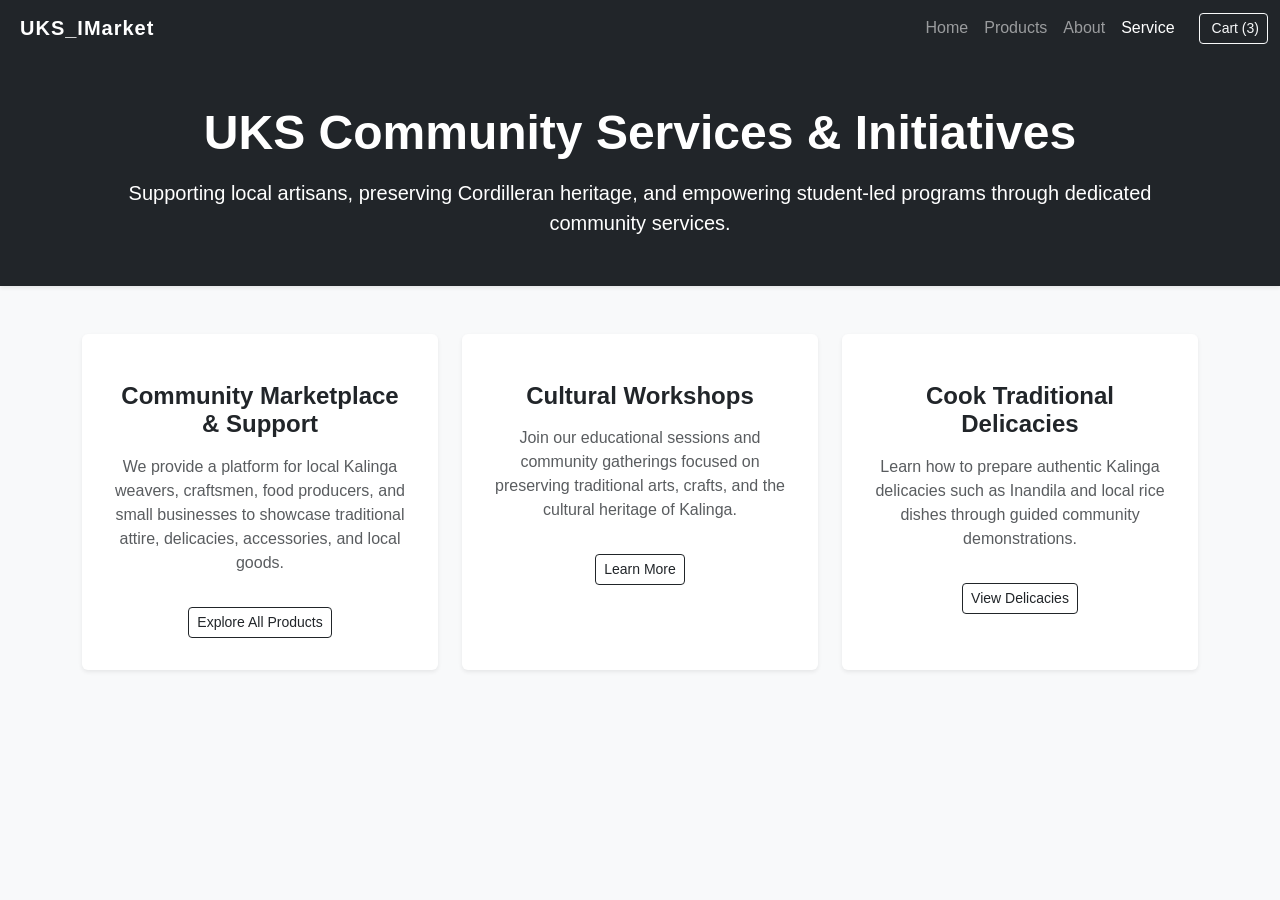
<file: service.html>
<!DOCTYPE html>
<html lang="en">
<head>
    <meta charset="UTF-8">
    <meta name="viewport" content="width=device-width, initial-scale=1.0">
    <title>Services - UKS Indigenous Market</title>
    <link href="https://cdn.jsdelivr.net/npm/bootstrap@5.3.0/dist/css/bootstrap.min.css" rel="stylesheet">
    <link rel="stylesheet" href="css/style.css">
</head> 
<body>
    <nav class="navbar navbar-expand-lg navbar-dark bg-dark sticky-top">
        <div class="container-fluid">
            <a class="navbar-brand fw-bold" href="index.html"><i class="fa-solid fa-store me-2"></i>UKS_IMarket</a>
        <button class="navbar-toggler" type="button" data-bs-toggle="collapse" data-bs-target="#navbarSupportedContent" aria-controls="navbarSupportedContent" aria-expanded="false" aria-label="Toggle navigation">
            <span class="navbar-toggler-icon"></span>
        </button>
        <div class="collapse navbar-collapse justify-content-end" id="navbarNav">
                <ul class="navbar-nav align-items-center">
                <li class="nav-item">
                    <a class="nav-link" href="index.html">Home</a>
                </li>
                <li class="nav-item">
                    <a class="nav-link" href="products.html">Products</a>
                </li>
                <li class="nav-item">
                    <a class="nav-link" href="about.html">About</a>
                </li>
                <li class="nav-item">
                    <a class="nav-link active" aria-current="page" href="service.html">Service</a>
                </li>
                <li class="nav-item ms-lg-3">
                    <a href="cart.html" class="btn btn-outline-light btn-sm"><i class="fa-solid fa-cart-shopping me-1"></i> Cart (<span id="cartCount">3</span>)</a>
                </li>
            </ul>
        </div>
        </div>
    </nav>

    <header class="bg-dark text-white text-center py-5 shadow-sm">
        <div class="container">
            <h1 class="display-5 fw-bold mb-3">UKS Community Services & Initiatives</h1>
            <p class="lead mb-0">Supporting local artisans, preserving Cordilleran heritage, and empowering student-led programs through dedicated community services.</p>
        </div>
    </header>

    <main class="container my-5">
        <div class="row g-4">
            <div class="col-md-4">
                <div class="card h-100 shadow-sm border-0 p-3 text-center">
                    <div class="card-body">
                        <div class="fs-1 text-warning mb-3"><i class="fa-solid fa-store"></i></div>
                        <h4 class="fw-bold mb-3">Community Marketplace & Support</h4>
                        <p class="text-muted">We provide a platform for local Kalinga weavers, craftsmen, food producers, and small businesses to showcase traditional attire, delicacies, accessories, and local goods.</p>
                        <a href="products.html" class="btn btn-outline-dark btn-sm mt-3">Explore All Products</a>
                    </div>
                </div>
            </div>
            <div class="col-md-4">
                <div class="card h-100 shadow-sm border-0 p-3 text-center">
                    <div class="card-body">
                        <div class="fs-1 text-warning mb-3"><i class="fa-solid fa-users-rectangle"></i></div>
                        <h4 class="fw-bold mb-3">Cultural Workshops</h4>
                        <p class="text-muted">Join our educational sessions and community gatherings focused on preserving traditional arts, crafts, and the cultural heritage of Kalinga.</p>
                        <a href="about.html" class="btn btn-outline-dark btn-sm mt-3">Learn More</a>
                    </div>
                </div>
            </div>
            <div class="col-md-4">
                <div class="card h-100 shadow-sm border-0 p-3 text-center">
                    <div class="card-body">
                        <div class="fs-1 text-warning mb-3"><i class="fa-solid fa-utensils"></i></div>
                        <h4 class="fw-bold mb-3">Cook Traditional Delicacies</h4>
                        <p class="text-muted">Learn how to prepare authentic Kalinga delicacies such as Inandila and local rice dishes through guided community demonstrations.</p>
                        <a href="products.html" class="btn btn-outline-dark btn-sm mt-3">View Delicacies</a>
                    </div>
                </div>
            </div>
        </div>
    </main>

    <script src="https://cdn.jsdelivr.net/npm/bootstrap@5.3.0/dist/js/bootstrap.bundle.min.js"></script>
</body>
</html>
</file>
<file: css/style.css>
body {
    font-family: 'Segoe UI', Tahoma, Geneva, Verdana, sans-serif;
    background-color: #f8f9fa;
    color: #333;
}

.hero-slide-1 {
    background: url('../images/Slide1.jpg') no-repeat center center;
    background-size: cover;
    min-height: 450px;
} 

.hero-slide-2 {
    background: url('../images/slide2.jpg') no-repeat center center;
    background-size: cover;
    min-height: 450px;
} 

.hero-overlay {
    background: rgba(0, 0, 0, 0.6);
    min-height: 450px;
}

.product-card {
    transition: transform 0.3s ease, box-shadow 0.3s ease;
}

.product-card:hover {
    transform: translateY(-5px);
    box-shadow: 0 10px 20px rgba(0, 0, 0, 0.15) !important;
}

.navbar-brand {
    letter-spacing: 1px;
}
</file>
